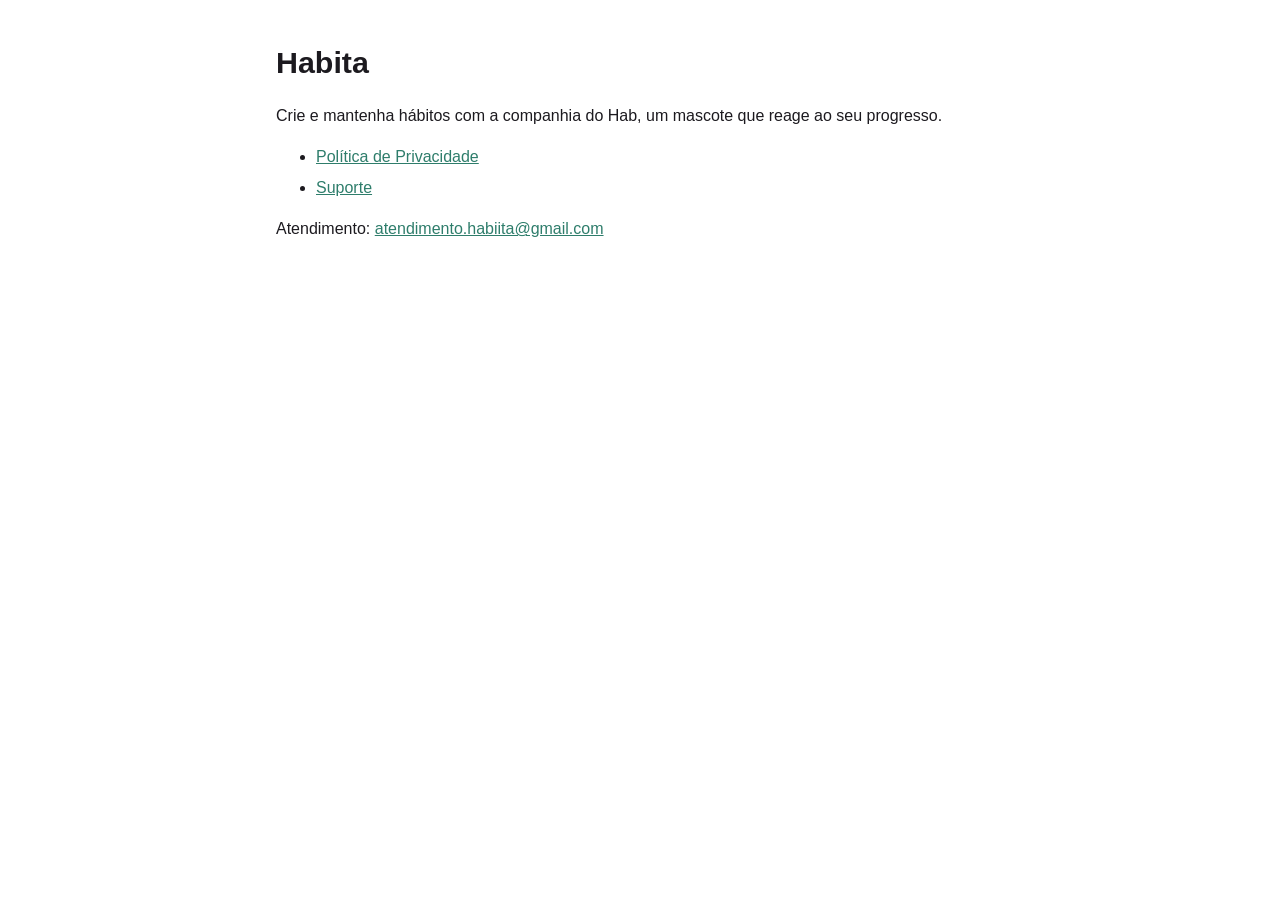
<file: index.html>
<!doctype html>
<html lang="pt-BR">
<head>
<meta charset="utf-8">
<meta name="viewport" content="width=device-width, initial-scale=1">
<title>Habita</title>
<meta name="description" content="Habita: crie e mantenha hábitos com a companhia do Hab.">
<link rel="stylesheet" href="estilo.css">
</head>
<body>
<main>
<h1>Habita</h1>
<p>Crie e mantenha hábitos com a companhia do Hab, um mascote que reage ao seu progresso.</p>
<ul>
<li><a href="privacidade/">Política de Privacidade</a></li>
<li><a href="suporte/">Suporte</a></li>
</ul>
<p>Atendimento: <a href="mailto:atendimento.habiita@gmail.com">atendimento.habiita@gmail.com</a></p>
</main>
</body>
</html>
</file>
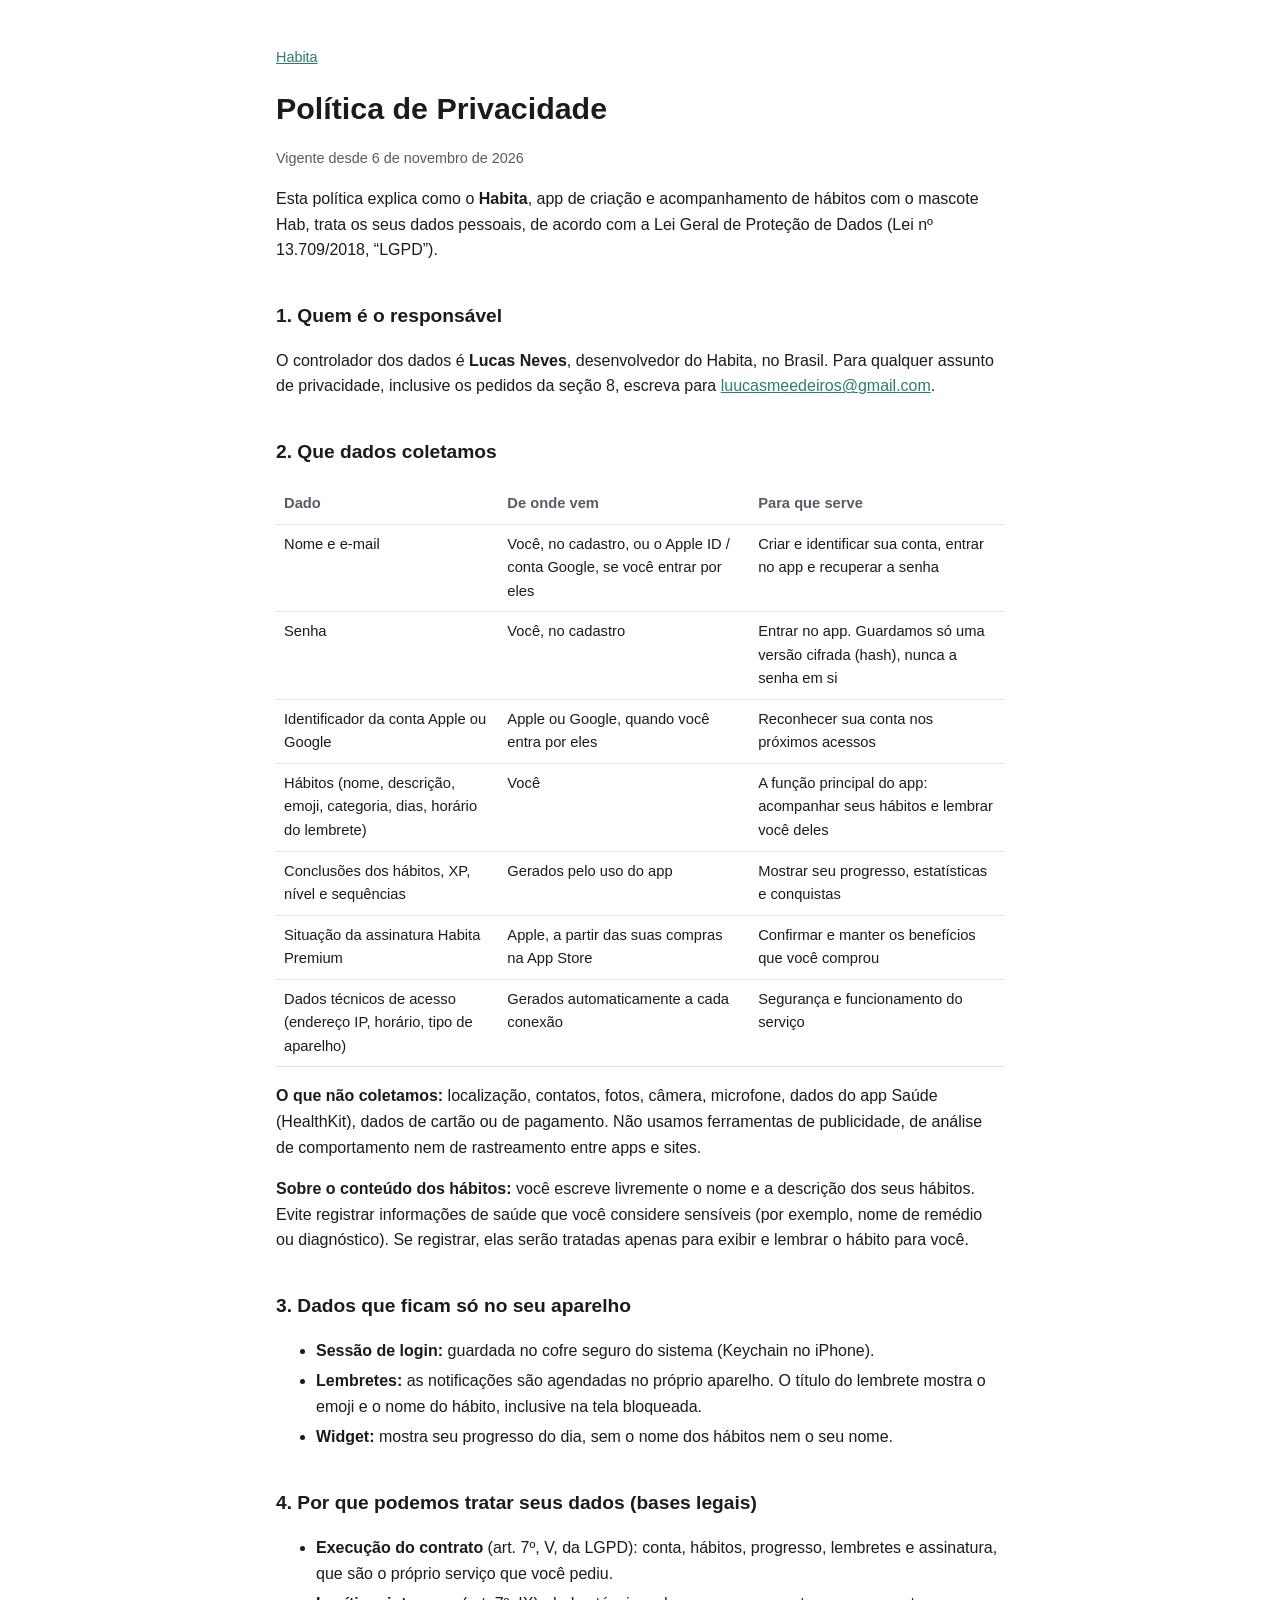
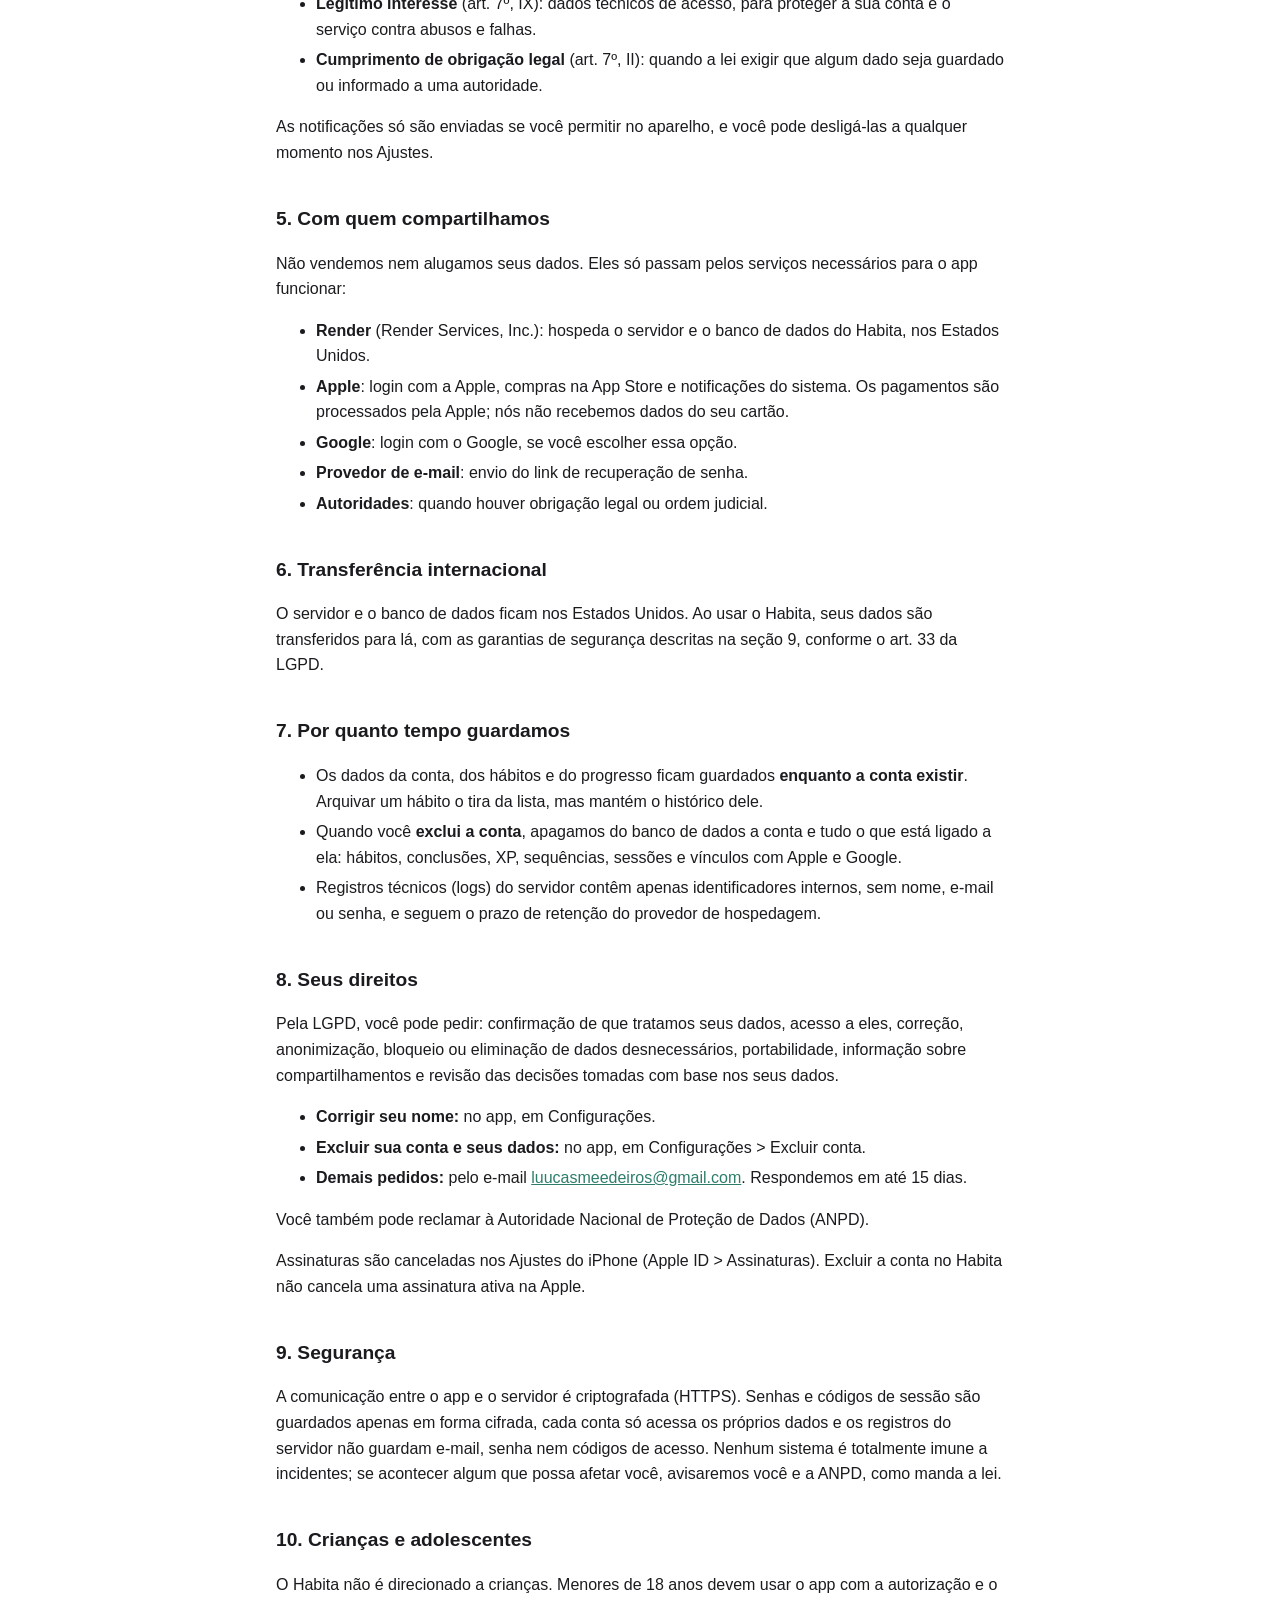
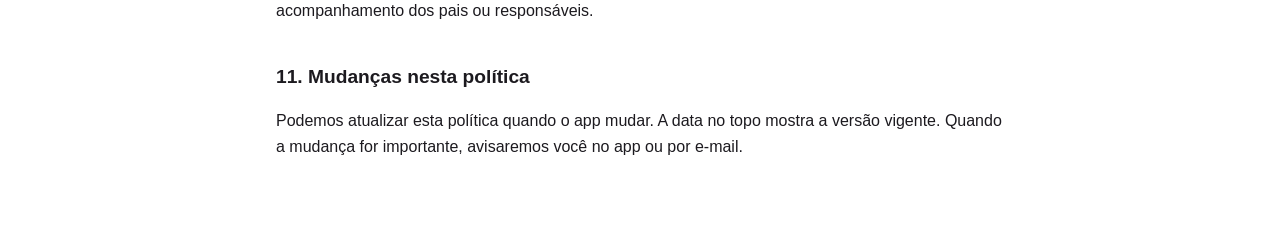
<file: privacidade/index.html>
<!doctype html>
<html lang="pt-BR">
<head>
<meta charset="utf-8">
<meta name="viewport" content="width=device-width, initial-scale=1">
<title>Política de Privacidade · Habita</title>
<meta name="description" content="Como o app Habita coleta, usa, guarda e apaga seus dados pessoais.">
<link rel="stylesheet" href="../estilo.css">
</head>
<body>
<main>
<p class="voltar"><a href="../">Habita</a></p>
<h1>Política de Privacidade</h1>
<p class="data">Vigente desde 6 de novembro de 2026</p>

<p>Esta política explica como o <strong>Habita</strong>, app de criação e acompanhamento de hábitos
com o mascote Hab, trata os seus dados pessoais, de acordo com a Lei Geral de Proteção de Dados
(Lei nº 13.709/2018, “LGPD”).</p>

<h2>1. Quem é o responsável</h2>
<p>O controlador dos dados é <strong>Lucas Neves</strong>, desenvolvedor do Habita, no Brasil.
Para qualquer assunto de privacidade, inclusive os pedidos da seção 8, escreva para
<a href="mailto:luucasmeedeiros@gmail.com">luucasmeedeiros@gmail.com</a>.</p>

<h2>2. Que dados coletamos</h2>
<table>
<thead><tr><th>Dado</th><th>De onde vem</th><th>Para que serve</th></tr></thead>
<tbody>
<tr><td>Nome e e-mail</td><td>Você, no cadastro, ou o Apple ID / conta Google, se você entrar por eles</td><td>Criar e identificar sua conta, entrar no app e recuperar a senha</td></tr>
<tr><td>Senha</td><td>Você, no cadastro</td><td>Entrar no app. Guardamos só uma versão cifrada (hash), nunca a senha em si</td></tr>
<tr><td>Identificador da conta Apple ou Google</td><td>Apple ou Google, quando você entra por eles</td><td>Reconhecer sua conta nos próximos acessos</td></tr>
<tr><td>Hábitos (nome, descrição, emoji, categoria, dias, horário do lembrete)</td><td>Você</td><td>A função principal do app: acompanhar seus hábitos e lembrar você deles</td></tr>
<tr><td>Conclusões dos hábitos, XP, nível e sequências</td><td>Gerados pelo uso do app</td><td>Mostrar seu progresso, estatísticas e conquistas</td></tr>
<tr><td>Situação da assinatura Habita Premium</td><td>Apple, a partir das suas compras na App Store</td><td>Confirmar e manter os benefícios que você comprou</td></tr>
<tr><td>Dados técnicos de acesso (endereço IP, horário, tipo de aparelho)</td><td>Gerados automaticamente a cada conexão</td><td>Segurança e funcionamento do serviço</td></tr>
</tbody>
</table>
<p><strong>O que não coletamos:</strong> localização, contatos, fotos, câmera, microfone, dados do
app Saúde (HealthKit), dados de cartão ou de pagamento. Não usamos ferramentas de publicidade,
de análise de comportamento nem de rastreamento entre apps e sites.</p>
<p><strong>Sobre o conteúdo dos hábitos:</strong> você escreve livremente o nome e a descrição dos
seus hábitos. Evite registrar informações de saúde que você considere sensíveis (por exemplo, nome
de remédio ou diagnóstico). Se registrar, elas serão tratadas apenas para exibir e lembrar o
hábito para você.</p>

<h2>3. Dados que ficam só no seu aparelho</h2>
<ul>
<li><strong>Sessão de login:</strong> guardada no cofre seguro do sistema (Keychain no iPhone).</li>
<li><strong>Lembretes:</strong> as notificações são agendadas no próprio aparelho. O título do
lembrete mostra o emoji e o nome do hábito, inclusive na tela bloqueada.</li>
<li><strong>Widget:</strong> mostra seu progresso do dia, sem o nome dos hábitos nem o seu nome.</li>
</ul>

<h2>4. Por que podemos tratar seus dados (bases legais)</h2>
<ul>
<li><strong>Execução do contrato</strong> (art. 7º, V, da LGPD): conta, hábitos, progresso,
lembretes e assinatura, que são o próprio serviço que você pediu.</li>
<li><strong>Legítimo interesse</strong> (art. 7º, IX): dados técnicos de acesso, para proteger a
sua conta e o serviço contra abusos e falhas.</li>
<li><strong>Cumprimento de obrigação legal</strong> (art. 7º, II): quando a lei exigir que algum
dado seja guardado ou informado a uma autoridade.</li>
</ul>
<p>As notificações só são enviadas se você permitir no aparelho, e você pode desligá-las a
qualquer momento nos Ajustes.</p>

<h2>5. Com quem compartilhamos</h2>
<p>Não vendemos nem alugamos seus dados. Eles só passam pelos serviços necessários para o app
funcionar:</p>
<ul>
<li><strong>Render</strong> (Render Services, Inc.): hospeda o servidor e o banco de dados do
Habita, nos Estados Unidos.</li>
<li><strong>Apple</strong>: login com a Apple, compras na App Store e notificações do sistema. Os
pagamentos são processados pela Apple; nós não recebemos dados do seu cartão.</li>
<li><strong>Google</strong>: login com o Google, se você escolher essa opção.</li>
<li><strong>Provedor de e-mail</strong>: envio do link de recuperação de senha.</li>
<li><strong>Autoridades</strong>: quando houver obrigação legal ou ordem judicial.</li>
</ul>

<h2>6. Transferência internacional</h2>
<p>O servidor e o banco de dados ficam nos Estados Unidos. Ao usar o Habita, seus dados são
transferidos para lá, com as garantias de segurança descritas na seção 9, conforme o art. 33 da
LGPD.</p>

<h2>7. Por quanto tempo guardamos</h2>
<ul>
<li>Os dados da conta, dos hábitos e do progresso ficam guardados <strong>enquanto a conta
existir</strong>. Arquivar um hábito o tira da lista, mas mantém o histórico dele.</li>
<li>Quando você <strong>exclui a conta</strong>, apagamos do banco de dados a conta e tudo o que
está ligado a ela: hábitos, conclusões, XP, sequências, sessões e vínculos com Apple e Google.</li>
<li>Registros técnicos (logs) do servidor contêm apenas identificadores internos, sem nome,
e-mail ou senha, e seguem o prazo de retenção do provedor de hospedagem.</li>
</ul>

<h2>8. Seus direitos</h2>
<p>Pela LGPD, você pode pedir: confirmação de que tratamos seus dados, acesso a eles, correção,
anonimização, bloqueio ou eliminação de dados desnecessários, portabilidade, informação sobre
compartilhamentos e revisão das decisões tomadas com base nos seus dados.</p>
<ul>
<li><strong>Corrigir seu nome:</strong> no app, em Configurações.</li>
<li><strong>Excluir sua conta e seus dados:</strong> no app, em Configurações &gt; Excluir conta.</li>
<li><strong>Demais pedidos:</strong> pelo e-mail
<a href="mailto:luucasmeedeiros@gmail.com">luucasmeedeiros@gmail.com</a>. Respondemos em até 15
dias.</li>
</ul>
<p>Você também pode reclamar à Autoridade Nacional de Proteção de Dados (ANPD).</p>
<p>Assinaturas são canceladas nos Ajustes do iPhone (Apple ID &gt; Assinaturas). Excluir a conta
no Habita não cancela uma assinatura ativa na Apple.</p>

<h2>9. Segurança</h2>
<p>A comunicação entre o app e o servidor é criptografada (HTTPS). Senhas e códigos de sessão
são guardados apenas em forma cifrada, cada conta só acessa os próprios dados e os registros do
servidor não guardam e-mail, senha nem códigos de acesso. Nenhum sistema é totalmente imune a
incidentes; se acontecer algum que possa afetar você, avisaremos você e a ANPD, como manda a lei.</p>

<h2>10. Crianças e adolescentes</h2>
<p>O Habita não é direcionado a crianças. Menores de 18 anos devem usar o app com a autorização
e o acompanhamento dos pais ou responsáveis.</p>

<h2>11. Mudanças nesta política</h2>
<p>Podemos atualizar esta política quando o app mudar. A data no topo mostra a versão vigente.
Quando a mudança for importante, avisaremos você no app ou por e-mail.</p>
</main>
</body>
</html>
</file>
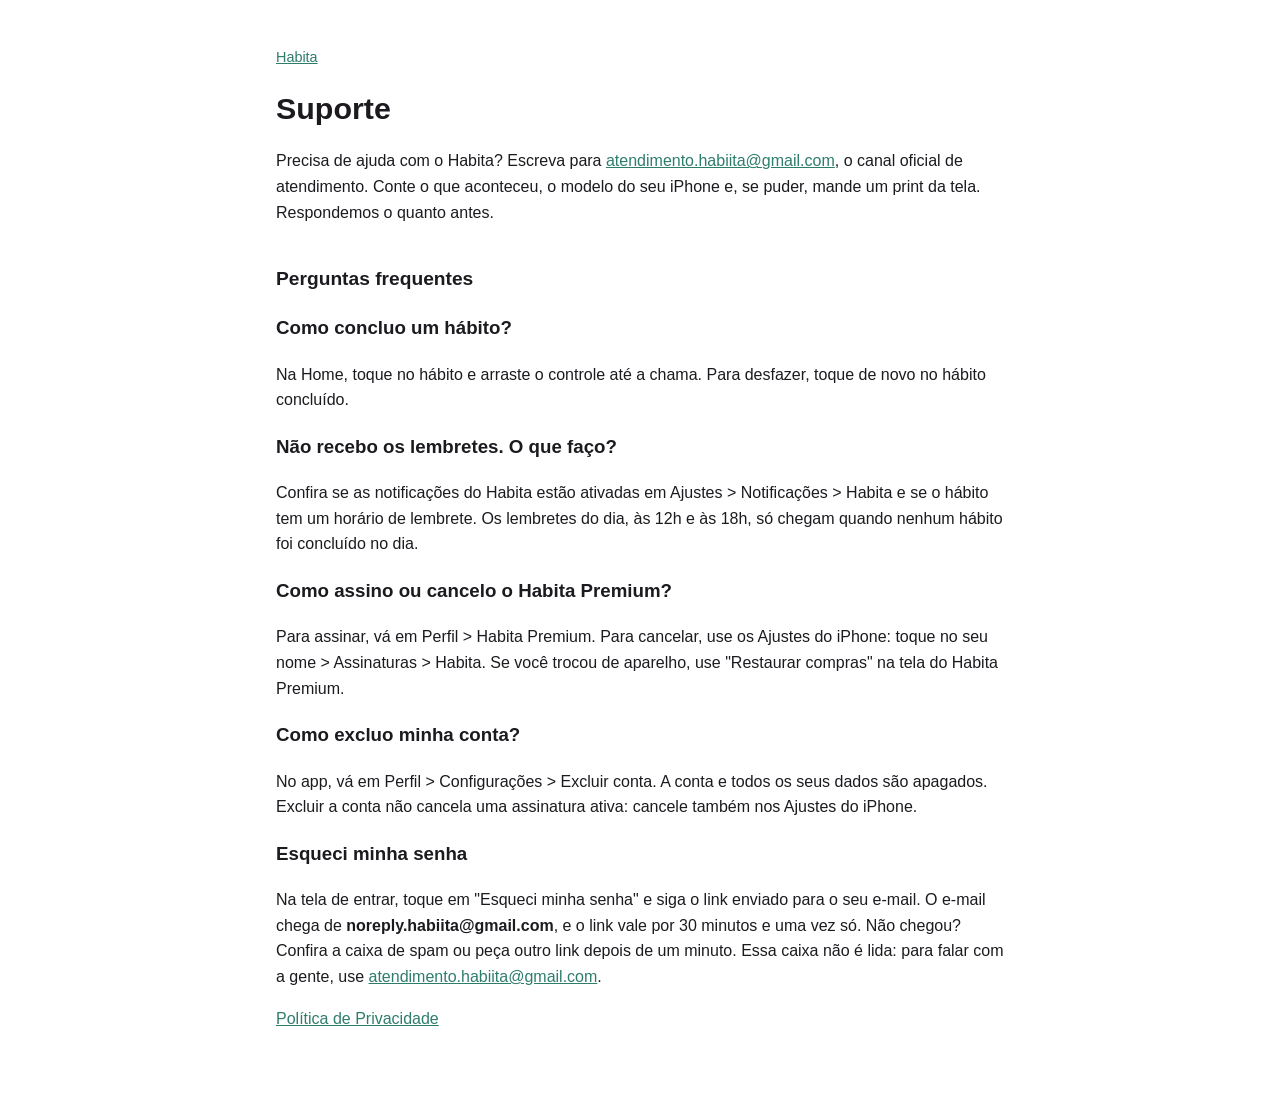
<file: suporte/index.html>
<!doctype html>
<html lang="pt-BR">
<head>
<meta charset="utf-8">
<meta name="viewport" content="width=device-width, initial-scale=1">
<title>Suporte · Habita</title>
<meta name="description" content="Ajuda e contato do app Habita.">
<link rel="stylesheet" href="../estilo.css">
</head>
<body>
<main>
<p class="voltar"><a href="../">Habita</a></p>
<h1>Suporte</h1>
<p>Precisa de ajuda com o Habita? Escreva para
<a href="mailto:atendimento.habiita@gmail.com">atendimento.habiita@gmail.com</a>, o canal oficial de
atendimento. Conte o que aconteceu,
o modelo do seu iPhone e, se puder, mande um print da tela. Respondemos o quanto antes.</p>

<h2>Perguntas frequentes</h2>

<h3>Como concluo um hábito?</h3>
<p>Na Home, toque no hábito e arraste o controle até a chama. Para desfazer, toque de novo no
hábito concluído.</p>

<h3>Não recebo os lembretes. O que faço?</h3>
<p>Confira se as notificações do Habita estão ativadas em Ajustes &gt; Notificações &gt; Habita e se
o hábito tem um horário de lembrete. Os lembretes do dia, às 12h e às 18h, só chegam quando nenhum
hábito foi concluído no dia.</p>

<h3>Como assino ou cancelo o Habita Premium?</h3>
<p>Para assinar, vá em Perfil &gt; Habita Premium. Para cancelar, use os Ajustes do iPhone: toque no
seu nome &gt; Assinaturas &gt; Habita. Se você trocou de aparelho, use "Restaurar compras" na tela do
Habita Premium.</p>

<h3>Como excluo minha conta?</h3>
<p>No app, vá em Perfil &gt; Configurações &gt; Excluir conta. A conta e todos os seus dados são
apagados. Excluir a conta não cancela uma assinatura ativa: cancele também nos Ajustes do iPhone.</p>

<h3>Esqueci minha senha</h3>
<p>Na tela de entrar, toque em "Esqueci minha senha" e siga o link enviado para o seu e-mail. O
e-mail chega de <strong>noreply.habiita@gmail.com</strong>, e o link vale por 30 minutos e uma vez
só. Não chegou? Confira a caixa de spam ou peça outro link depois de um minuto. Essa caixa não é
lida: para falar com a gente, use <a href="mailto:atendimento.habiita@gmail.com">atendimento.habiita@gmail.com</a>.</p>

<p><a href="../privacidade/">Política de Privacidade</a></p>
</main>
</body>
</html>
</file>
<file: estilo.css>
:root {
  --fundo: #ffffff;
  --texto: #1c1a1f;
  --suave: #5d5866;
  --linha: #e4e1e8;
  --destaque: #2e7d6b;
  color-scheme: light dark;
}
@media (prefers-color-scheme: dark) {
  :root {
    --fundo: #17111c;
    --texto: #f1eef4;
    --suave: #b5afbd;
    --linha: #332b3a;
    --destaque: #8ee3c1;
  }
}
* { box-sizing: border-box; }
body {
  margin: 0;
  background: var(--fundo);
  color: var(--texto);
  font: 16px/1.6 -apple-system, BlinkMacSystemFont, "Segoe UI", Roboto, sans-serif;
}
main { max-width: 760px; margin: 0 auto; padding: 32px 16px 64px; }
h1 { font-size: 1.9rem; margin: 0.2em 0; }
h2 { font-size: 1.2rem; margin-top: 2em; }
a { color: var(--destaque); }
.data, .voltar { color: var(--suave); font-size: 0.9rem; }
table { width: 100%; border-collapse: collapse; font-size: 0.92rem; display: block; overflow-x: auto; }
th, td { text-align: left; vertical-align: top; padding: 8px; border-bottom: 1px solid var(--linha); }
th { color: var(--suave); font-weight: 600; }
li { margin: 0.3em 0; }
</file>
